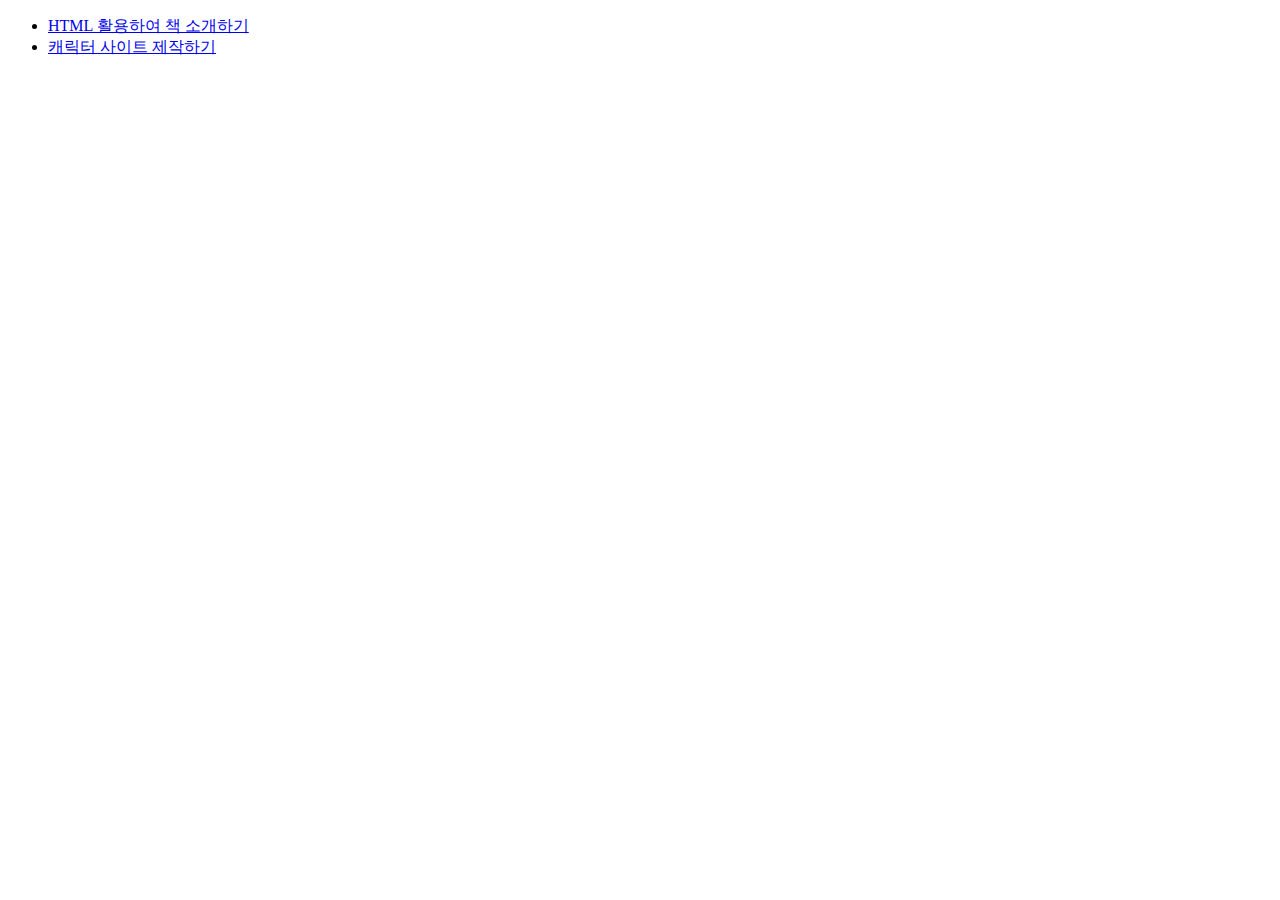
<file: index.html>
<!DOCTYPE html>
<html lang="en">
<head>
    <meta charset="UTF-8">
    <meta name="viewport" content="width=device-width, initial-scale=1.0">
    <title>과제 제출</title>
</head>
<body>
    <ul>
        <li>
            <a href="/class5_book.html">
                HTML 활용하여 책 소개하기
            </a>
        </li>
        <li>
            <a href="/class6_character.html">
                캐릭터 사이트 제작하기
            </a>
        </li>
    </ul>
</body>
</html>
</file>
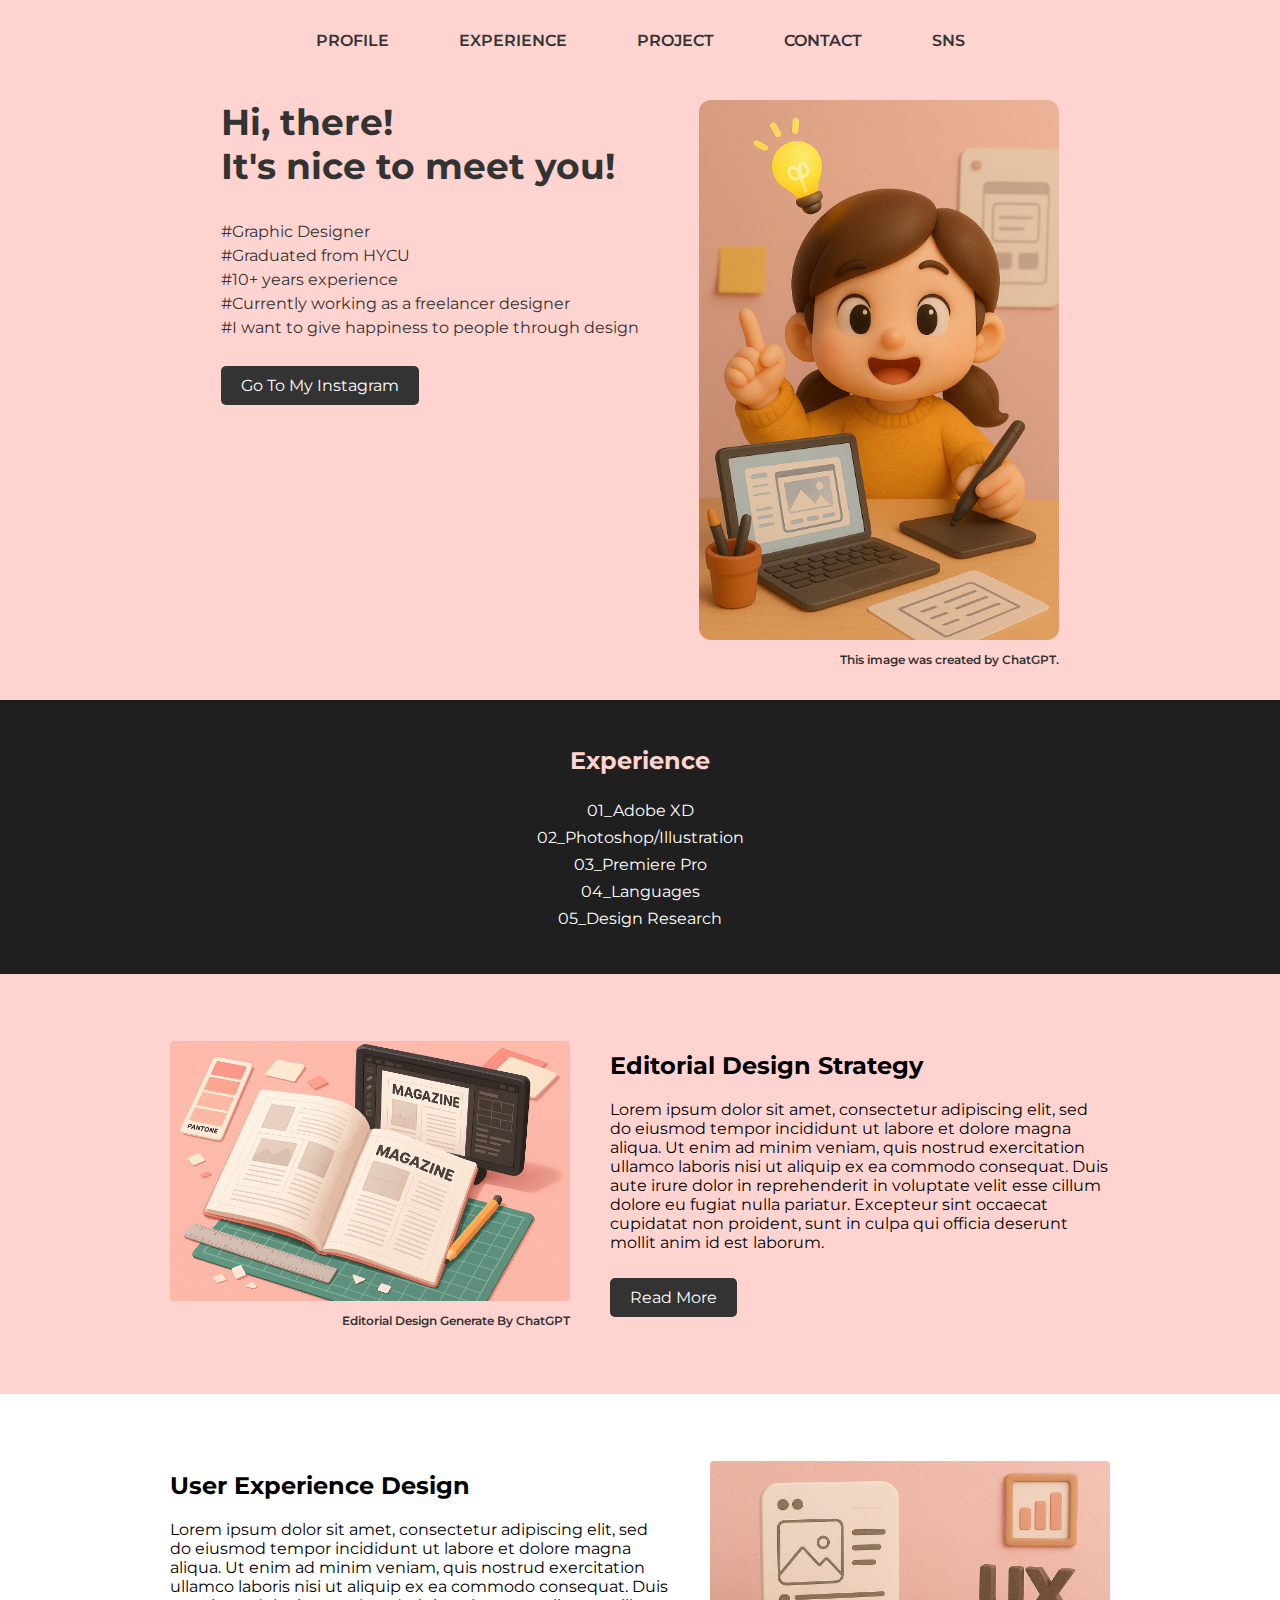
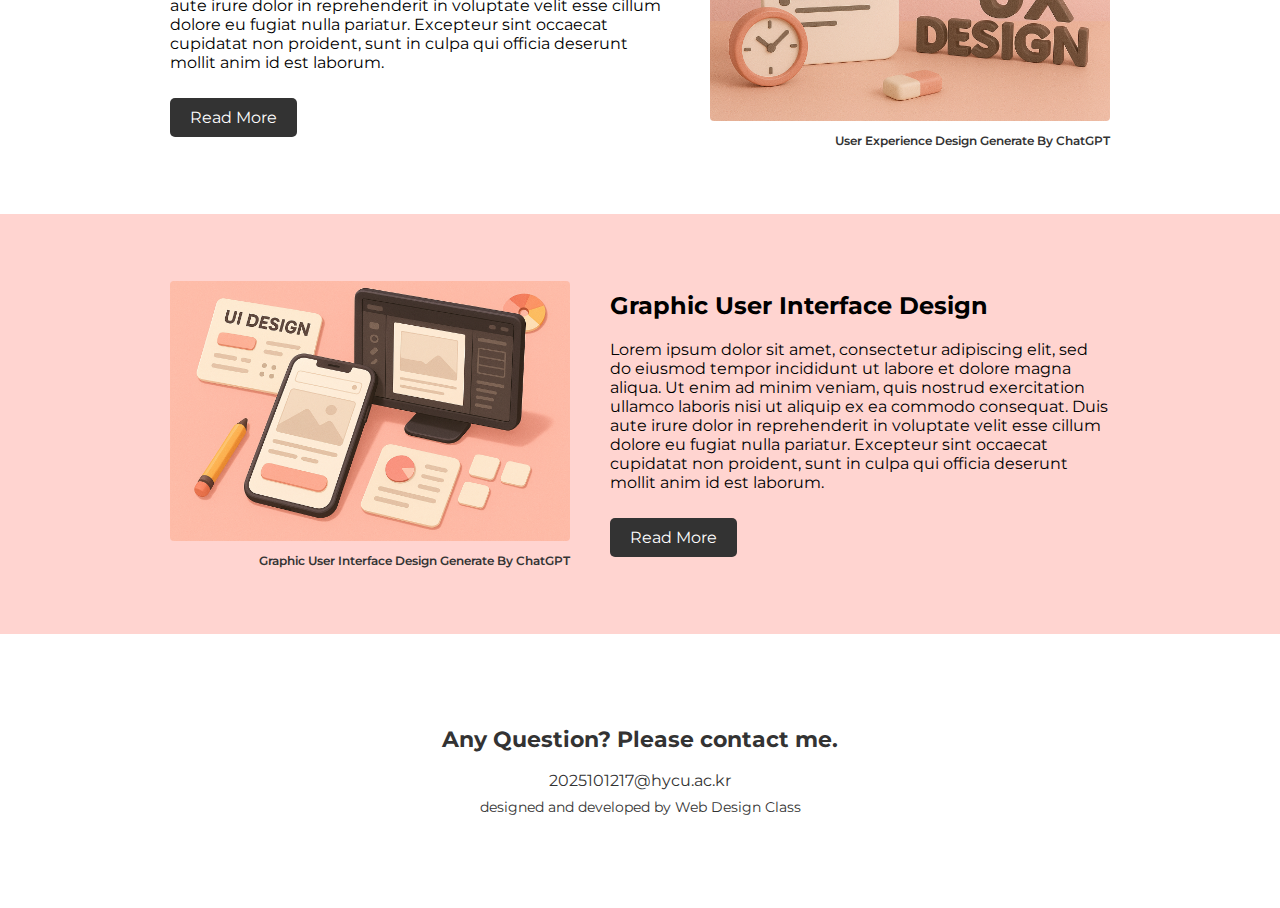
<file: portfolio/index.html>
<!DOCTYPE html>
<html lang="en">

<head>
  <meta charset="UTF-8">
  <meta name="viewport" content="width=device-width, initial-scale=1.0">
  <link rel="stylesheet" href="css/index.css">
  <title>Portfolio</title>
</head>

<body>
  <!-- Top Navigation 영역 -->
  <nav class="navigation__Container">
    <ul class="navigation__List">
      <li class="navigation__Item">
        <a href="#profile">PROFILE</a>
      </li>
      <li class="navigation__Item">
        <a href="#experience">EXPERIENCE</a>
      </li>
      <li class="navigation__Item">
        <a href="#project">PROJECT</a>
      </li>
      <li class="navigation__Item">
        <a href="#contact">CONTACT</a>
      </li>
      <li class="navigation__Item">
        <a href="https://www.hycu.ac.kr/user/index.do" target="_blank" rel="noopener noreferrer">SNS</a>
      </li>
    </ul>
  </nav>

  <main>
    <!-- 첫번째 영역 -->
    <section class="first__Section__Container" id="profile">
      <div class="first__Section__Greeting">
        <h1 class="first__Section__Greeting__Title">
          Hi, there!
          <br />
          It's nice to meet you!
        </h1>
        <ul class="first__Section__Greeting__Hashtags">
          <li class="first__Section__Greeting__Hashtag">
            #Graphic Designer
          </li>
          <li class="first__Section__Greeting__Hashtag">
            #Graduated from HYCU
          </li>
          <li class="first__Section__Greeting__Hashtag">
            #10+ years experience
          </li>
          <li class="first__Section__Greeting__Hashtag">
            #Currently working as a freelancer designer
          </li>
          <li class="first__Section__Greeting__Hashtag">
            #I want to give happiness to people through design
          </li>
        </ul>
        <button class="first__Section__Greeting__Instagram__Button">
          <a href="https://www.instagram.com/hycu_official/" target="_blank" rel="noopener noopener">
            Go To My Instagram
          </a>
        </button>
      </div>
      <div class="first__Section__Image__Section">
        <img class="first__Section__Image" src="img/section-1st-image.png" alt="My AI Profile">
        <figcaption class="first__Section__Image__Caption">
          <p class="first__Section__Image__Caption__Text">
            This image was created by ChatGPT.
          </p>
        </figcaption>
      </div>
    </section>


    <!-- 두번째 영역 -->
    <section class="second__Section__Container" id="experience">
      <h2 class="second__Section__Title">
        Experience
      </h2>
      <ul class="second__Section__List">
        <li class="second__Section__Item">
          01_Adobe XD
        </li>
        <li class="second__Section__Item">
          02_Photoshop/Illustration
        </li>
        <li class="second__Section__Item">
          03_Premiere Pro
        </li>
        <li class="second__Section__Item">
          04_Languages
        </li>
        <li class="second__Section__Item">
          05_Design Research
        </li>
      </ul>
    </section>

    <!-- 세번째 영역 -->
    <section class="third__Section__Container" id="project">
      <div class="third__Section__Image__Section">
        <img class="third__Section__Image" src="img/section-3rd-image.png" alt="Editorial & Print Designs">
        <figcaption class="third__Section__Image__Caption">
          <p class="third__Section__Image__Caption__Text">
            Editorial Design Generate By ChatGPT
          </p>
        </figcaption>
      </div>
      <div class="third__Section__Text__Section">
        <h2 class="third__Section__Title">
          Editorial Design Strategy
        </h2>
        <p class="third__Section__Text">
          Lorem ipsum dolor sit amet, consectetur adipiscing elit, sed do eiusmod tempor incididunt ut labore et dolore
          magna aliqua. Ut enim ad minim veniam, quis nostrud exercitation ullamco laboris nisi ut aliquip ex ea commodo
          consequat. Duis aute irure dolor in reprehenderit in voluptate velit esse cillum dolore eu fugiat nulla
          pariatur. Excepteur sint occaecat cupidatat non proident, sunt in culpa qui officia deserunt mollit anim id
          est laborum.
        </p>
        <button class="third__Section__Button">
          Read More
        </button>
      </div>
    </section>

    <!-- 네번째 영역 -->
    <section class="forth__Section__Container">
      <div class="forth__Section__Text__Section">
        <h2 class="forth__Section__Title">
          User Experience Design
        </h2>
        <p class="forth__Section__Text">
          Lorem ipsum dolor sit amet, consectetur adipiscing elit, sed do eiusmod tempor incididunt ut labore et dolore
          magna aliqua. Ut enim ad minim veniam, quis nostrud exercitation ullamco laboris nisi ut aliquip ex ea commodo
          consequat. Duis aute irure dolor in reprehenderit in voluptate velit esse cillum dolore eu fugiat nulla
          pariatur. Excepteur sint occaecat cupidatat non proident, sunt in culpa qui officia deserunt mollit anim id
          est laborum.
        </p>
        <button class="forth__Section__Button">
          Read More
        </button>
      </div>
      <div class="forth__Section__Image__Section">
        <img class="forth__Section__Image" src="img/section-4th-image.png" alt="User Experience Design">
        <figcaption class="forth__Section__Image__Caption">
          <p class="forth__Section__Image__Caption__Text">
            User Experience Design Generate By ChatGPT
          </p>
        </figcaption>
      </div>
    </section>

    <!-- 다섯번째 영역 -->
    <section class="fifth__Section__Container">
      <div class="fifth__Section__Image__Section">
        <img class="fifth__Section__Image" src="img/section-5th-image.png" alt="Editorial & Print Designs">
        <figcaption class="fifth__Section__Image__Caption">
          <p class="fifth__Section__Image__Caption__Text">
            Graphic User Interface Design Generate By ChatGPT
          </p>
        </figcaption>
      </div>
      <div class="fifth__Section__Text__Section">
        <h2 class="fifth__Section__Title">
          Graphic User Interface Design
        </h2>
        <p class="fifth__Section__Text">
          Lorem ipsum dolor sit amet, consectetur adipiscing elit, sed do eiusmod tempor incididunt ut labore et dolore
          magna aliqua. Ut enim ad minim veniam, quis nostrud exercitation ullamco laboris nisi ut aliquip ex ea commodo
          consequat. Duis aute irure dolor in reprehenderit in voluptate velit esse cillum dolore eu fugiat nulla
          pariatur. Excepteur sint occaecat cupidatat non proident, sunt in culpa qui officia deserunt mollit anim id
          est laborum.
        </p>
        <button class="fifth__Section__Button">
          Read More
        </button>
      </div>
    </section>

    <!-- 푸터 -->
    <footer class="footer__Container" id="contact">
      <h3 class="footer__Title">Any Question? Please contact me.</h3>
      <p class="footer__Email">
        <a href="mailto:2025101217@hycu.ac.kr">2025101217@hycu.ac.kr</a>
      <p class="footer__Copyright">designed and developed by Web Design Class</p>
      </p>
    </footer>

  </main>
</body>

</html>
</file>
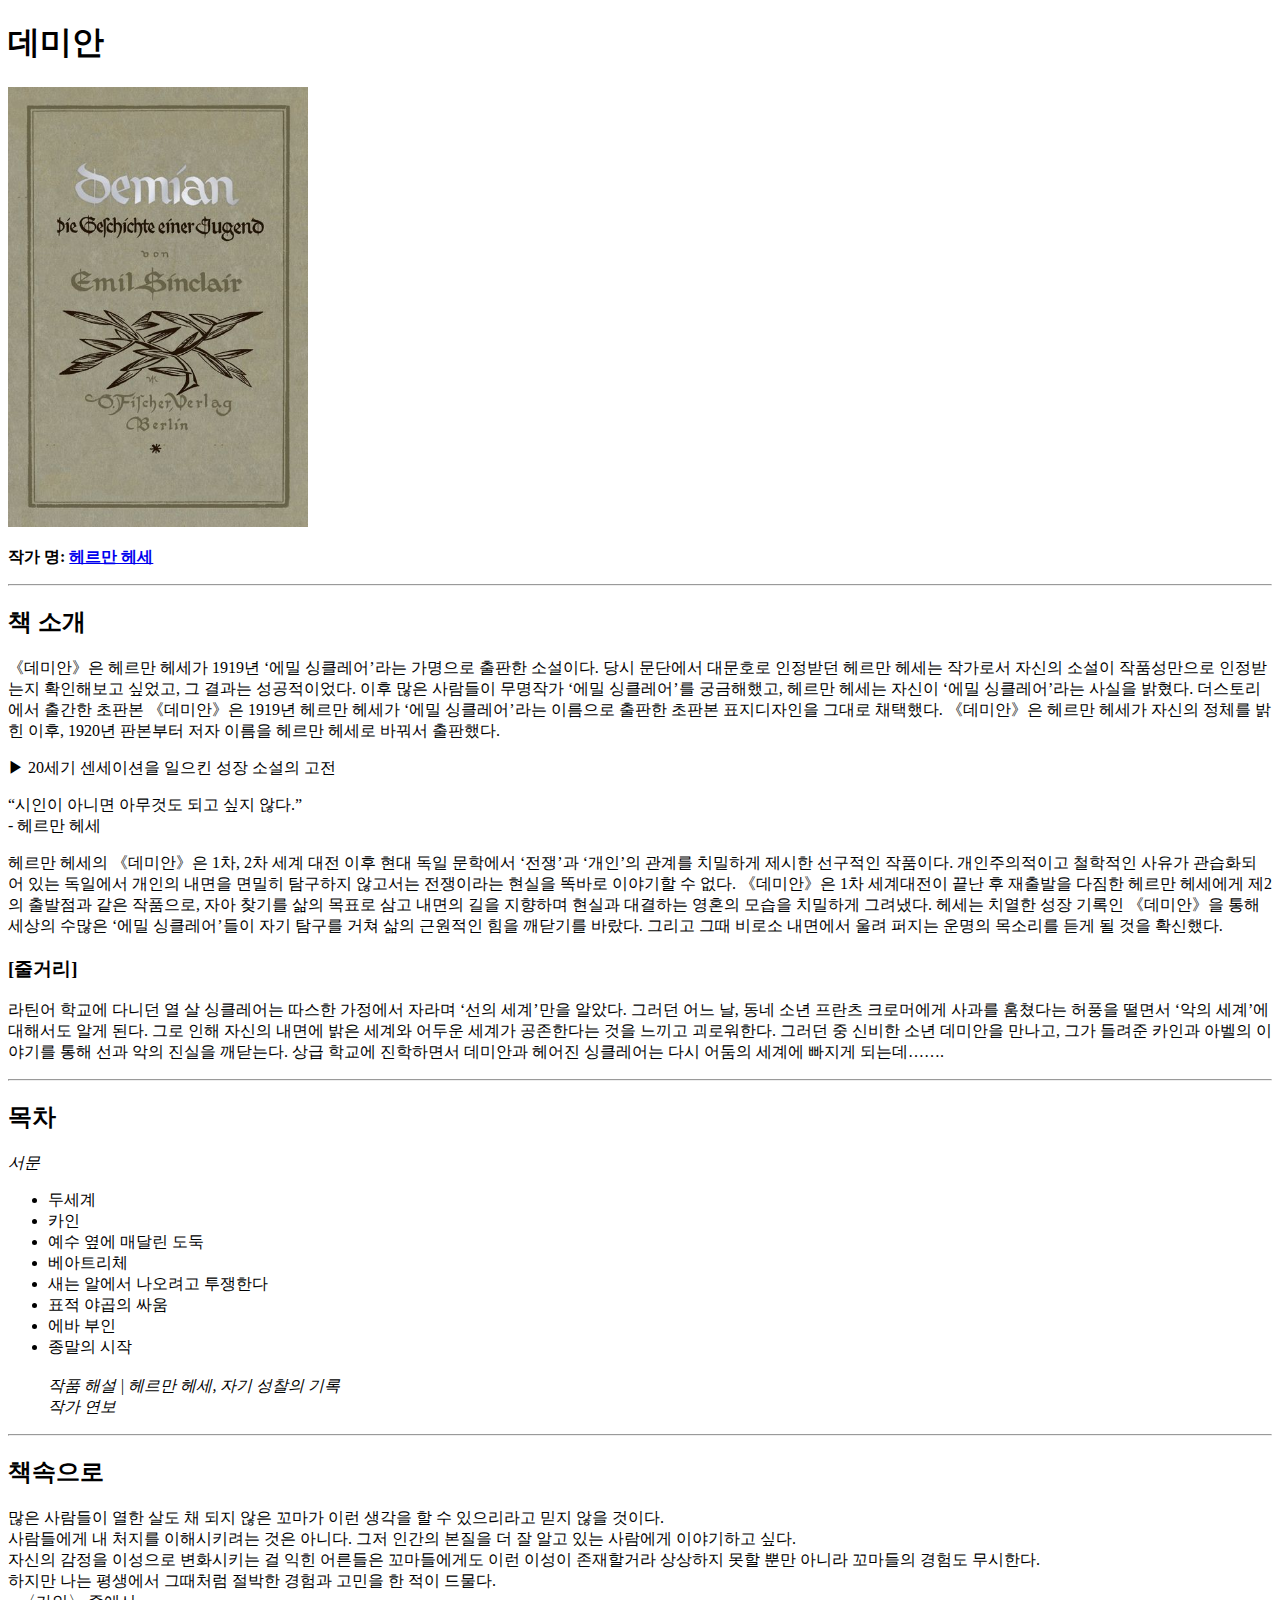
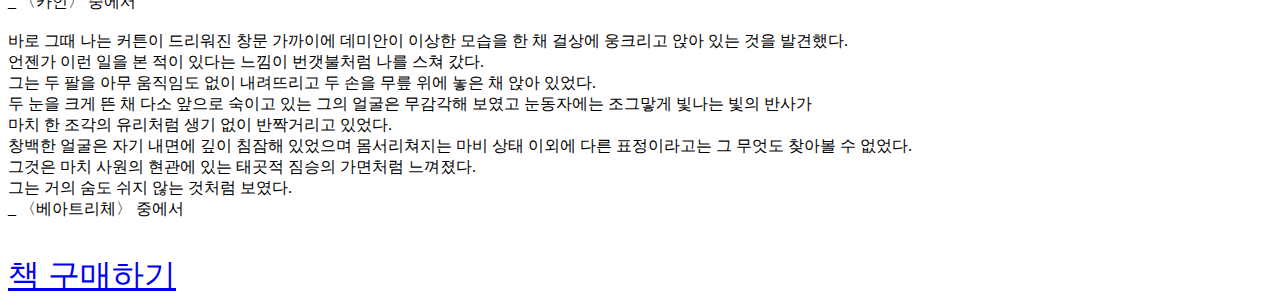
<file: class5_book.html>
<!DOCTYPE html>
<html lang="ko">
<head>
    <meta charset="UTF-8">
    <meta name="viewport" content="width=device-width, initial-scale=1.0">
    <title>데미안 책 소개</title>
</head>
<body>
    <h1>데미안</h1>
    <img src="./assets/images/demian.jpg" width="300" alt="demain book cover" />
    <p>
        <b>작가 명: <a href="https://ko.wikipedia.org/wiki/%ED%97%A4%EB%A5%B4%EB%A7%8C_%ED%97%A4%EC%84%B8" target="_blank">헤르만 헤세</a></b>
    </p>
    <hr>
    <h2>책 소개</h2>
    <section>
        <p>《데미안》은 헤르만 헤세가 1919년 ‘에밀 싱클레어’라는 가명으로 출판한 소설이다. 당시 문단에서 대문호로 인정받던 헤르만 헤세는 작가로서 자신의 소설이 작품성만으로 인정받는지 확인해보고 싶었고, 그 결과는 성공적이었다. 이후 많은 사람들이 무명작가 ‘에밀 싱클레어’를 궁금해했고, 헤르만 헤세는 자신이 ‘에밀 싱클레어’라는 사실을 밝혔다. 더스토리에서 출간한 초판본 《데미안》은 1919년 헤르만 헤세가 ‘에밀 싱클레어’라는 이름으로 출판한 초판본 표지디자인을 그대로 채택했다. 《데미안》은 헤르만 헤세가 자신의 정체를 밝힌 이후, 1920년 판본부터 저자 이름을 헤르만 헤세로 바꿔서 출판했다.</p>

        <p>▶ 20세기 센세이션을 일으킨 성장 소설의 고전</p>


        <p>“시인이 아니면 아무것도 되고 싶지 않다.”<br/>
        - 헤르만 헤세</p>

        <p>헤르만 헤세의 《데미안》은 1차, 2차 세계 대전 이후 현대 독일 문학에서 ‘전쟁’과 ‘개인’의 관계를 치밀하게 제시한 선구적인 작품이다. 개인주의적이고 철학적인 사유가 관습화되어 있는 독일에서 개인의 내면을 면밀히 탐구하지 않고서는 전쟁이라는 현실을 똑바로 이야기할 수 없다. 《데미안》은 1차 세계대전이 끝난 후 재출발을 다짐한 헤르만 헤세에게 제2의 출발점과 같은 작품으로, 자아 찾기를 삶의 목표로 삼고 내면의 길을 지향하며 현실과 대결하는 영혼의 모습을 치밀하게 그려냈다. 헤세는 치열한 성장 기록인 《데미안》을 통해 세상의 수많은 ‘에밀 싱클레어’들이 자기 탐구를 거쳐 삶의 근원적인 힘을 깨닫기를 바랐다. 그리고 그때 비로소 내면에서 울려 퍼지는 운명의 목소리를 듣게 될 것을 확신했다.</p>

        <h3>[줄거리]</h3>

        <p>라틴어 학교에 다니던 열 살 싱클레어는 따스한 가정에서 자라며 ‘선의 세계’만을 알았다. 그러던 어느 날, 동네 소년 프란츠 크로머에게 사과를 훔쳤다는 허풍을 떨면서 ‘악의 세계’에 대해서도 알게 된다. 그로 인해 자신의 내면에 밝은 세계와 어두운 세계가 공존한다는 것을 느끼고 괴로워한다. 그러던 중 신비한 소년 데미안을 만나고, 그가 들려준 카인과 아벨의 이야기를 통해 선과 악의 진실을 깨닫는다. 상급 학교에 진학하면서 데미안과 헤어진 싱클레어는 다시 어둠의 세계에 빠지게 되는데…….</p>
    </section>
    <hr>
    <h2>목차</h2>
    <i>서문</i><br/>
    <ul>
        <li>두세계</li>
        <li>카인</li>
        <li>예수 옆에 매달린 도둑</li>
        <li>베아트리체</li>
        <li>새는 알에서 나오려고 투쟁한다</li>
        <li>표적 야곱의 싸움</li>
        <li>에바 부인</li>
        <li>종말의 시작</li>
        <br/>
        <i>작품 해설 | 헤르만 헤세, 자기 성찰의 기록</i>
        <br/>
        <i>작가 연보</i>
    </ul>
    <hr>
    <h2>책속으로</h2>
    <p>
        많은 사람들이 열한 살도 채 되지 않은 꼬마가 이런 생각을 할 수 있으리라고 믿지 않을 것이다.<br/>
        사람들에게 내 처지를 이해시키려는 것은 아니다. 그저 인간의 본질을 더 잘 알고 있는 사람에게 이야기하고 싶다.<br/>
        자신의 감정을 이성으로 변화시키는 걸 익힌 어른들은 꼬마들에게도 이런 이성이 존재할거라 상상하지 못할 뿐만 아니라 꼬마들의 경험도 무시한다.<br/>
        하지만 나는 평생에서 그때처럼 절박한 경험과 고민을 한 적이 드물다.<br/>
        _ 〈카인〉 중에서
        <br/>
        <br/>

        바로 그때 나는 커튼이 드리워진 창문 가까이에 데미안이 이상한 모습을 한 채 걸상에 웅크리고 앉아 있는 것을 발견했다.<br/>
        언젠가 이런 일을 본 적이 있다는 느낌이 번갯불처럼 나를 스쳐 갔다.<br/>
        그는 두 팔을 아무 움직임도 없이 내려뜨리고 두 손을 무릎 위에 놓은 채 앉아 있었다.<br/>
        두 눈을 크게 뜬 채 다소 앞으로 숙이고 있는 그의 얼굴은 무감각해 보였고 눈동자에는 조그맣게 빛나는 빛의 반사가<br/>
        마치 한 조각의 유리처럼 생기 없이 반짝거리고 있었다.<br/>
        창백한 얼굴은 자기 내면에 깊이 침잠해 있었으며 몸서리쳐지는 마비 상태 이외에 다른 표정이라고는 그 무엇도 찾아볼 수 없었다.<br/>
        그것은 마치 사원의 현관에 있는 태곳적 짐승의 가면처럼 느껴졌다.<br/>
        그는 거의 숨도 쉬지 않는 것처럼 보였다.<br/>
        _ 〈베아트리체〉 중에서
    </p>
    <br/>
    <a href="https://product.kyobobook.co.kr/detail/S000001829920" target="_blank" style="font-size: 32px;">책 구매하기</a>
</body>
</html>
</file>
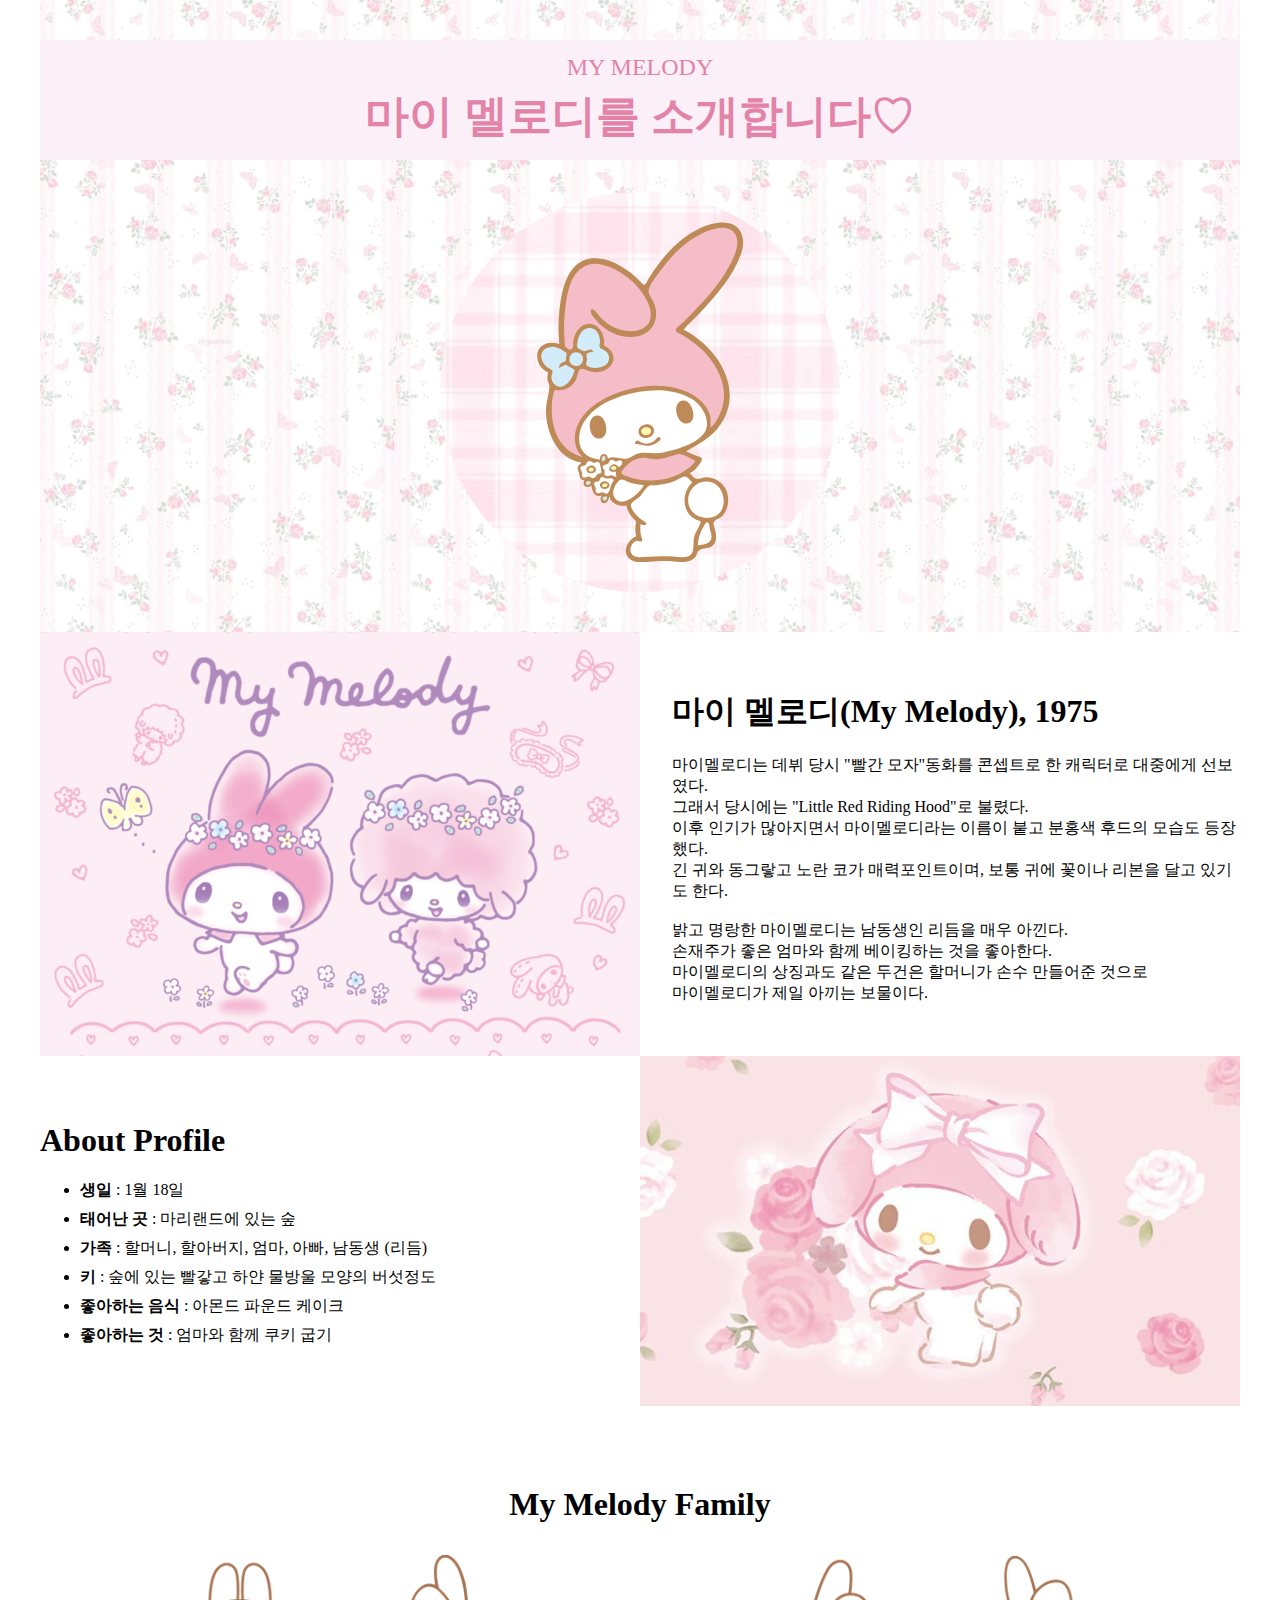
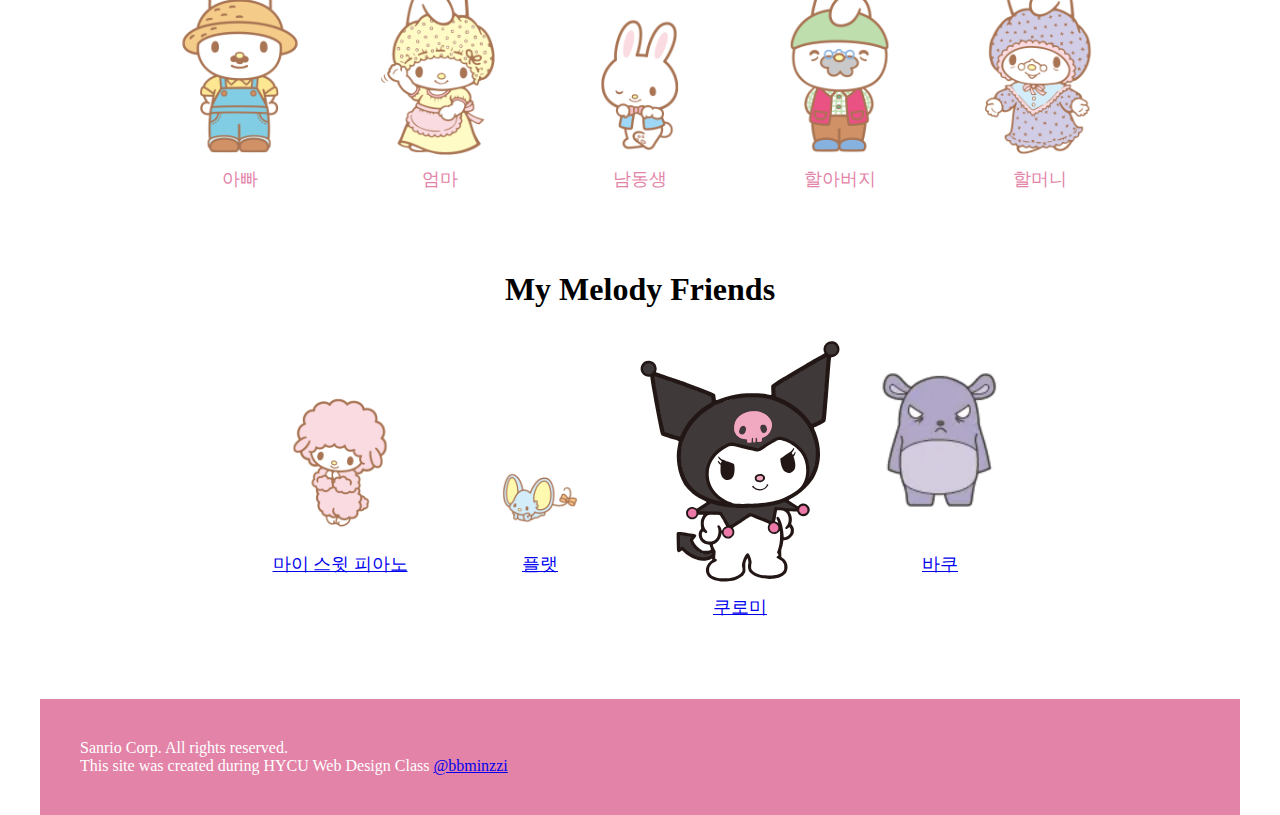
<file: class6_character.html>
<!DOCTYPE html>
<html lang="ko">
<head>
    <meta charset="UTF-8">
    <meta name="viewport" content="width=device-width, initial-scale=1.0">
    <link rel="stylesheet" href="css/class6_character.css" type="text/css">
    <title>마이 멜로디 캐릭터 소개</title>
</head>
<body>
  <header>
    <div class="header__character__name__group">
        <div class="header__character__en_name">MY MELODY</div>
        <div class="header__character__ko_name">마이 멜로디를 소개합니다♡</div>
    </div>
    <div class="header__character__group">
        <img class="header__character__image" src="/assets/images/my_melody.svg" alt="">
    </div>
  </header>
  <main>
    <section class="section__character__information">
        <img class="section__character__image" src="/assets/images/my_melody_introduce.png" alt="마이 멜로디와 마이 스윗 피아노의 사진">
        <div class="section__character__information__text">
            <h1>마이 멜로디(My Melody), 1975</h1>
            <p>
                마이멜로디는 데뷔 당시 "빨간 모자"동화를 콘셉트로 한 캐릭터로 대중에게 선보였다.<br/>
                그래서 당시에는 "Little Red Riding Hood"로 불렸다.<br/>
                이후 인기가 많아지면서 마이멜로디라는 이름이 붙고 분홍색 후드의 모습도 등장했다.<br/>
                긴 귀와 동그랗고 노란 코가 매력포인트이며, 보통 귀에 꽃이나 리본을 달고 있기도 한다.<br/>
                <br/>
                
                밝고 명랑한 마이멜로디는 남동생인 리듬을 매우 아낀다.<br/>
                손재주가 좋은 엄마와 함께 베이킹하는 것을 좋아한다.<br/>
                마이멜로디의 상징과도 같은 두건은 할머니가 손수 만들어준 것으로<br/>
                마이멜로디가 제일 아끼는 보물이다. 
            </p>
        </div>
    </section>
    <section class="section__character__profile">
        <div class="section__character__profile__text">
            <h1>About Profile</h1>
            <ul class="section__character__profile__list">
                <li><b><span class="tag">생일</span></b> : <span>1월 18일</span></li>
                <li><b><span class="tag">태어난 곳</span></b> : <span>마리랜드에 있는 숲</span></li>
                <li><b><span class="tag">가족</span></b> : <span>할머니, 할아버지, 엄마, 아빠, 남동생 (리듬)</span></li>
                <li><b><span class="tag">키</span></b> : <span>숲에 있는 빨갛고 하얀 물방울 모양의 버섯정도</span></li>
                <li><b><span class="tag">좋아하는 음식</span></b> : <span>아몬드 파운드 케이크</span></li>
                <li><b><span class="tag">좋아하는 것</span></b> : <span>엄마와 함께 쿠키 굽기</span></li>
            </ul>
        </div>
        <img class="section__character__image" src="/assets/images/my_melody_profile.jpg" alt="">
    </section>
    <section class="section__character__family__information">
        <h1>My Melody Family</h1>
        <div class="section__character__family__list">
            <div class="section__character__family__character">
                <img src="/assets/images/sub-mymelody-father.png" alt="아빠">
                <span>아빠</span>
            </div>
            <div class="section__character__family__character">
                <img src="/assets/images/sub-mymelody-mother.png" alt="엄마">
                <span>엄마</span>
            </div>
            <div class="section__character__family__character">
                <img src="/assets/images/sub-mymelody-rhythm.png" alt="리듬">
                <span>남동생</span>
            </div>
            <div class="section__character__family__character">
                <img src="/assets/images/sub-mymelody-grandpa.png" alt="할아버지">
                <span>할아버지</span>
            </div>
            <div class="section__character__family__character">
                <img src="/assets/images/sub-mymelody-grandma.png" alt="할머니">
                <span>할머니</span>
            </div>
        </div>
    </section>
     <section class="section__character__friend__information">
        <h1>My Melody Friends</h1>
        <div class="section__character__friend__list">
            <div class="section__character__friend__character">
                <img src="/assets/images/sub-mymelody-piano.png" alt="마이 스윗 피아노">
                <span><a href="https://namu.wiki/w/%EB%A7%88%EC%9D%B4%20%EC%8A%A4%EC%9C%97%20%ED%94%BC%EC%95%84%EB%85%B8" target="_blank">마이 스윗 피아노</a></span>
            </div>
            <div class="section__character__friend__character">
                <img src="/assets/images/sub-mymelody-flat.png" alt="플랫">
                <span><a href="https://namu.wiki/w/%ED%94%8C%EB%9E%AB(%EB%B6%80%ED%83%81%ED%95%B4!%20%EB%A7%88%EC%9D%B4%EB%A9%9C%EB%A1%9C%EB%94%94)" target="_blank">플랫</a></span>
            </div>
            <div class="section__character__friend__character">
                <img src="/assets/images/sub-mymelody-kuromi.svg" alt="쿠로미">
                <span><a href="https://namu.wiki/w/%EC%BF%A0%EB%A1%9C%EB%AF%B8" target="_blank">쿠로미</a></span>
            </div>
            <div class="section__character__friend__character">
                <img src="/assets/images/sub-mymelody-baku.png" alt="바쿠">
                <span><a href="https://namu.wiki/w/%EB%B0%94%EC%BF%A0(%EB%B6%80%ED%83%81%ED%95%B4!%20%EB%A7%88%EC%9D%B4%EB%A9%9C%EB%A1%9C%EB%94%94)" target="_blank">바쿠</a></span>
            </div>
        </div>
    </section>
  </main>
  <footer>
    Sanrio Corp. All rights reserved.
    <br/>
    This site was created during HYCU Web Design Class <a href="mailto:bmj1012@naver.com">@bbminzzi</a>
  </footer>
</body>
</html>
</file>
<file: portfolio/css/index.css>
@import url('https://fonts.googleapis.com/css2?family=Montserrat:ital,wght@0,100..900;1,100..900&display=swap');

* {
  margin: 0;
  padding: 0;
  box-sizing: border-box;
}

html {
  scroll-padding-top: 80px;
  scroll-behavior: smooth;
}

body {
  font-family: "Montserrat", sans-serif;
}

/* -------------------------------- */
/*            Navigation            */
/* -------------------------------- */

.navigation__Container {
  display: flex;
  justify-content: center;
  align-items: center;
  height: 80px;
  padding: 10px;
  position: fixed;
  top: 0;
  left: 0;
  right: 0;
  z-index: 100;
  background-color: #FFD4D0;
}

.navigation__List {
  all: unset;
  display: flex;
  list-style: none;
  gap: 30px;
}

.navigation__Item {
  font-size: 16px;
  font-weight: 600;
  color: #333;
  padding: 20px;
}

.navigation__Item a {
  text-decoration: none;
  color: #333;
  position: relative;
}

.navigation__Item a:hover {
  color: #ffffff;
  transition: color 0.3s ease;
  cursor: pointer;
  font-weight: 700;
}

.navigation__Item a:hover::after {
  width: 100%;
}

/* -------------------------------- */
/*         First Section          */
/* -------------------------------- */


.first__Section__Container {
  margin-top: 80px;
  display: flex;
  justify-content: center;
  gap: 60px;
  background-color: #FFD4D0;
  height: 620px;
  padding-top: 20px;
}

.first__Section__Greeting__Title {
  font-size: 36px;
  font-weight: 700;
  color: #333;
  margin-bottom: 32px;
  animation: fadeInUp 1s ease-in-out;
}

.first__Section__Greeting__Hashtags {
  all: unset;
  display: block;
  list-style: none;
  margin-bottom: 26px;
}

.first__Section__Greeting__Hashtag {
  font-size: 16px;
  line-height: 24px;
  color: #333;
  animation: fadeInUp 1s ease-in-out;
}

.first__Section__Greeting__Instagram__Button {
  all: unset;
  background-color: #333;
  color: #fff;
  padding: 10px 20px;
  border-radius: 5px;
  text-align: center;
  cursor: pointer;
  transition: background-color 0.3s ease;
  animation: fadeInUp 1s ease-in-out;
}

.first__Section__Greeting__Instagram__Button:hover {
  background-color: #666;
}

.first__Section__Greeting__Instagram__Button a {
  all: unset;
  cursor: pointer;
}

.first__Section__Image__Section {
  display: flex;
  flex-direction: column;
  align-items: flex-end;
}

.first__Section__Image {
  width: 360px;
  height: 540px;
  object-fit: cover;
  animation: fadeInUp 1s ease-in-out;
  border-radius: 12px;
}

.first__Section__Image__Caption {
  font-size: 12px;
  font-weight: 600;
  color: #333;
  margin-top: 12px;
}

/* -------------------------------- */
/*         Second Section           */
/* -------------------------------- */

.second__Section__Container {
  display: flex;
  flex-direction: column;
  align-items: center;
  justify-content: center;
  height: 274px;
  background-color: #1F1F1F;
}

.second__Section__Title {
  font-size: 24px;
  color: #FFD4D0;
  margin-bottom: 26px;
  animation: fadeInUp 1s ease-in-out;
}

.second__Section__List { 
  all: unset;
  display: block;
  list-style: none;
  display: inline-flex;
  flex-direction: column;
  gap: 8px;
}

.second__Section__Item {
  color: #ffffff;
  text-align: center;
  animation: fadeInUp 1s ease-in-out;
}

/* -------------------------------- */
/*         Third Section           */
/* -------------------------------- */

.third__Section__Container {
  display: flex;
  align-items: center;
  justify-content: center;
  gap: 40px;
  height: 420px;
  background-color: #FFD4D0;
}

.third__Section__Image__Section {
  display: flex;
  flex-direction: column;
  align-items: flex-start;
}

.third__Section__Image {
  width: 400px;
  height: 260px;
  object-fit: cover;
  animation: fadeInUp 1s ease-in-out;
  border-radius: 4px;
}

.third__Section__Image__Caption {
  width: 100%;
  font-size: 12px;
  font-weight: 600;
  color: #333;
  margin-top: 12px;
  text-align: right;
  animation: fadeInUp 1s ease-in-out;
}

.third__Section__Text__Section {
  display: flex;
  flex-direction: column;
  align-items: flex-start;
  max-width: 500px;
}

.third__Section__Title {
  font-size: 24px;
  margin-bottom: 20px;
  animation: fadeInUp 1s ease-in-out;
}

.third__Section__Text {
  animation: fadeInUp 1s ease-in-out;
  margin-bottom: 26px;
}

.third__Section__Button {
  all: unset;
  background-color: #333;
  color: #fff;
  padding: 10px 20px;
  border-radius: 5px;
  text-align: center;
  cursor: pointer;
  animation: fadeInUp 1s ease-in-out;
  transition: background-color 0.3s ease;
}

.third__Section__Button:hover {
  background-color: #666;
}

/* -------------------------------- */
/*         Forth Section           */
/* -------------------------------- */


.forth__Section__Container {
  display: flex;
  align-items: center;
  justify-content: center;
  gap: 40px;
  height: 420px;
}

.forth__Section__Image__Section {
  display: flex;
  flex-direction: column;
  align-items: flex-end;
}

.forth__Section__Image {  
  width: 400px;
  height: 260px;
  object-fit: cover;
  animation: fadeInUp 1s ease-in-out;
  border-radius: 4px;
}

.forth__Section__Image__Caption {
  width: 100%;
  font-size: 12px;
  font-weight: 600;
  color: #333;
  margin-top: 12px;
  text-align: right;
  animation: fadeInUp 1s ease-in-out;
}

.forth__Section__Text__Section {
  display: flex;
  flex-direction: column;
  align-items: flex-start;
  max-width: 500px;
}

.forth__Section__Title {
  font-size: 24px;
  margin-bottom: 20px;
  animation: fadeInUp 1s ease-in-out;
}

.forth__Section__Text {
  animation: fadeInUp 1s ease-in-out;
  margin-bottom: 26px;
}

.forth__Section__Button {
  all: unset;
  background-color: #333;
  color: #fff;
  padding: 10px 20px;
  border-radius: 5px;
  text-align: center;
  cursor: pointer;
  animation: fadeInUp 1s ease-in-out;
  transition: background-color 0.3s ease;
}

.forth__Section__Button:hover {
  background-color: #666;
}

/* -------------------------------- */
/*         Fifth Section           */
/* -------------------------------- */

.fifth__Section__Container {
  display: flex;
  align-items: center;
  justify-content: center;
  gap: 40px;
  height: 420px;
  background-color: #FFD4D0;
}

.fifth__Section__Image__Section {
  display: flex;
  flex-direction: column;
  align-items: flex-end;
}

.fifth__Section__Image {
  width: 400px;
  height: 260px;
  object-fit: cover;
  animation: fadeInUp 1s ease-in-out;
  border-radius: 4px;
}

.fifth__Section__Image__Caption {
  width: 100%;
  font-size: 12px;
  font-weight: 600;
  color: #333;
  margin-top: 12px;
  text-align: right;
  animation: fadeInUp 1s ease-in-out;
}

.fifth__Section__Text__Section {
  display: flex;
  flex-direction: column;
  align-items: flex-start;
  max-width: 500px;
}

.fifth__Section__Title {
  font-size: 24px;
  margin-bottom: 20px;
  animation: fadeInUp 1s ease-in-out;
}

.fifth__Section__Text {
  animation: fadeInUp 1s ease-in-out;
  margin-bottom: 26px;
}

.fifth__Section__Button {
  all: unset;
  background-color: #333;
  color: #fff;
  padding: 10px 20px;
  border-radius: 5px;
  cursor: pointer;
  animation: fadeInUp 1s ease-in-out;
  transition: background-color 0.3s ease;
}

.fifth__Section__Button:hover {
  background-color: #666;
}

/* -------------------------------- */
/*         Footer Section           */
/* -------------------------------- */


.footer__Container {
  display: flex;
  flex-direction: column;
  align-items: center;
  justify-content: center;
  height: 274px;
}

.footer__Title {
  font-size: 22px;
  font-weight: 700;
  color: #333;
  margin-bottom: 18px;
  animation: fadeInUp 1s ease-in-out;
}

.footer__Email {
  all: unset;
  text-decoration: none;
  color: #333;
  animation: fadeInUp 1s ease-in-out;
  margin-bottom: 8px;
}

.footer__Email a {
  text-decoration: none;
  color: #333;
}

.footer__Email a:hover {
  color: #FFD4D0;
}

.footer__Copyright {
  font-size: 14px;
  color: #333;
  animation: fadeInUp 1s ease-in-out;
}

@keyframes fadeInUp {
  from {
    opacity: 0;
    transform: translateY(10px);
  }
  to {
    opacity: 1;
    transform: translateY(0);
  }
}
</file>
<file: css/class6_character.css>
html,
body {
    margin: 0;
}

body {
    display: flex;
    flex-direction: column;
    align-items: center;
}

header,
main {
    width: 1200px;
}

header {
    display: flex;
    flex-direction: column;
    align-items: center;
    background-image: url('../assets/images/my_melody_bg.jpg');
    background-size: contain;
    padding: 40px 0;
}

.header__character__name__group {
    display: flex;
    flex-direction: column;
    align-items: center;
    justify-content: center;
    width: 100%;
    height: 120px;
    background-color: #fcf0f8;
    margin-bottom: 32px;
}

.header__character__en_name {
    font-size: 24px;
    margin-bottom: 6px;
    color: #e383a8;
}

.header__character__ko_name {
    font-size: 44px;
    font-weight: 600;
    color: #e383a8;
}

.header__character__group {
    display: flex;
    flex-direction: column;
    justify-content: center;
    align-items: center;
    width: 400px;
    height: 400px;
    background-image: url('../assets/images/my_melody_key_image_bg.jpg');
    border-radius: 50%;
}

.header__character__image {
    width: 340px;
    height: 340px;
}

.section__character__information {
    display: flex;
    align-items: center;
}

.section__character__image {
    width: 600px;
}

.section__character__information__text {
    width: 100%;
    padding-left: 32px;
}

.section__character__profile {
    display: flex;
    justify-content: center;
    align-items: center;
}

.section__character__profile__text {
    width: 100%;
    padding-right: 32px;
}

.section__character__profile__list li {
    margin-bottom: 8px;
}

.section__character__family__information h1 {
    margin-top: 80px;
    text-align: center;
}

.section__character__family__list {
    margin-top: 32px;
    display: flex;
    justify-content: center;
    margin-bottom: 80px;
}

.section__character__family__list img {
    width: 200px;
    margin-bottom: 12px;
}

.section__character__family__character {
    display: flex;
    flex-direction: column;
    align-items: center;
}

.section__character__family__character span {
    font-size: 18px;
    color: #e383a8;
}

.section__character__friend__information h1 {
    margin-top: 80px;
    text-align: center;
}

.section__character__friend__list {
    margin-top: 32px;
    display: flex;
    justify-content: center;
    margin-bottom: 80px;
}

.section__character__friend__list img {
    width: 200px;
    margin-bottom: 12px;
}

.section__character__friend__character {
    display: flex;
    flex-direction: column;
    align-items: center;
}

.section__character__friend__character span {
    font-size: 18px;
    color: #e383a8;
}

footer {
    width: 1200px;
    padding: 40px;
    box-sizing: border-box;
    background-color: #e383a8;
    color: #ffffff;
}
</file>
